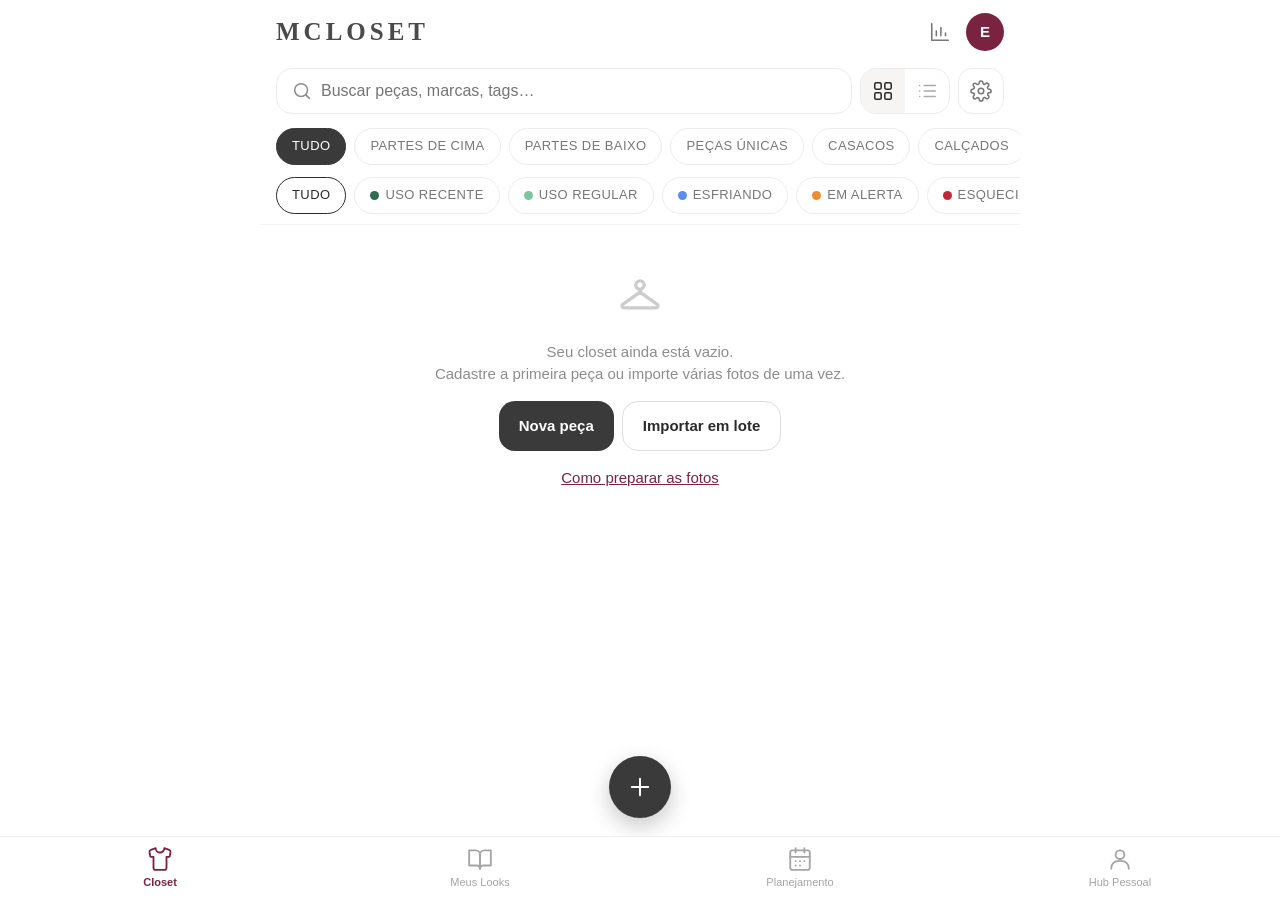
<file: index.html>
<!doctype html>
<html lang="pt-BR">
<head>
  <meta charset="utf-8">
  <meta name="viewport" content="width=device-width, initial-scale=1, viewport-fit=cover">
  <title>MCLOSET</title>
  <meta name="description" content="Catálogo pessoal das suas roupas, looks e planejamento — funciona offline.">
  <meta name="theme-color" content="#ffffff">
  <meta name="color-scheme" content="light">
  <meta name="apple-mobile-web-app-capable" content="yes">
  <meta name="mobile-web-app-capable" content="yes">
  <meta name="apple-mobile-web-app-status-bar-style" content="default">
  <meta name="apple-mobile-web-app-title" content="MCLOSET">
  <link rel="manifest" href="manifest.webmanifest">
  <link rel="icon" type="image/png" href="icons/icon-192.png">
  <link rel="apple-touch-icon" href="icons/apple-touch-icon.png">
  <link rel="stylesheet" href="css/app.css">
</head>
<body>
  <div id="install" class="install" hidden></div>
  <main id="main"></main>

  <nav class="tabbar">
    <a href="#/armario" data-tab="armario"><svg class="ic" viewBox="0 0 24 24" fill="none" stroke="currentColor" stroke-width="1.7" stroke-linecap="round" stroke-linejoin="round"><path d="M20.4 3.5 16 2a4 4 0 0 1-8 0L3.6 3.5a2 2 0 0 0-1.3 2.2l.6 3.5a1 1 0 0 0 1 .8H6v10a2 2 0 0 0 2 2h8a2 2 0 0 0 2-2V10h2.1a1 1 0 0 0 1-.8l.6-3.5a2 2 0 0 0-1.3-2.2z"/></svg><span>Closet</span></a>
    <a href="#/looks" data-tab="looks"><svg class="ic" viewBox="0 0 24 24" fill="none" stroke="currentColor" stroke-width="1.7" stroke-linecap="round" stroke-linejoin="round"><path d="M2 4h6a4 4 0 0 1 4 4v13a3 3 0 0 0-3-3H2z"/><path d="M22 4h-6a4 4 0 0 0-4 4v13a3 3 0 0 1 3-3h7z"/></svg><span>Meus Looks</span></a>
    <a href="#/planejar" data-tab="planejar"><svg class="ic" viewBox="0 0 24 24" fill="none" stroke="currentColor" stroke-width="1.7" stroke-linecap="round" stroke-linejoin="round"><rect x="3" y="4" width="18" height="18" rx="2"/><path d="M16 2v4M8 2v4M3 10h18M8 14h.01M12 14h.01M16 14h.01M8 18h.01M12 18h.01"/></svg><span>Planejamento</span></a>
    <a href="#/hub" data-tab="hub"><svg class="ic" viewBox="0 0 24 24" fill="none" stroke="currentColor" stroke-width="1.7" stroke-linecap="round" stroke-linejoin="round"><circle cx="12" cy="8" r="4"/><path d="M4 21v-1a6 6 0 0 1 6-6h4a6 6 0 0 1 6 6v1"/></svg><span>Hub Pessoal</span></a>
  </nav>

  <div id="sheet" class="sheet"></div>
  <div id="toast" class="toast" role="status"></div>
  <script type="module" src="js/app.js"></script>
</body>
</html>
</file>
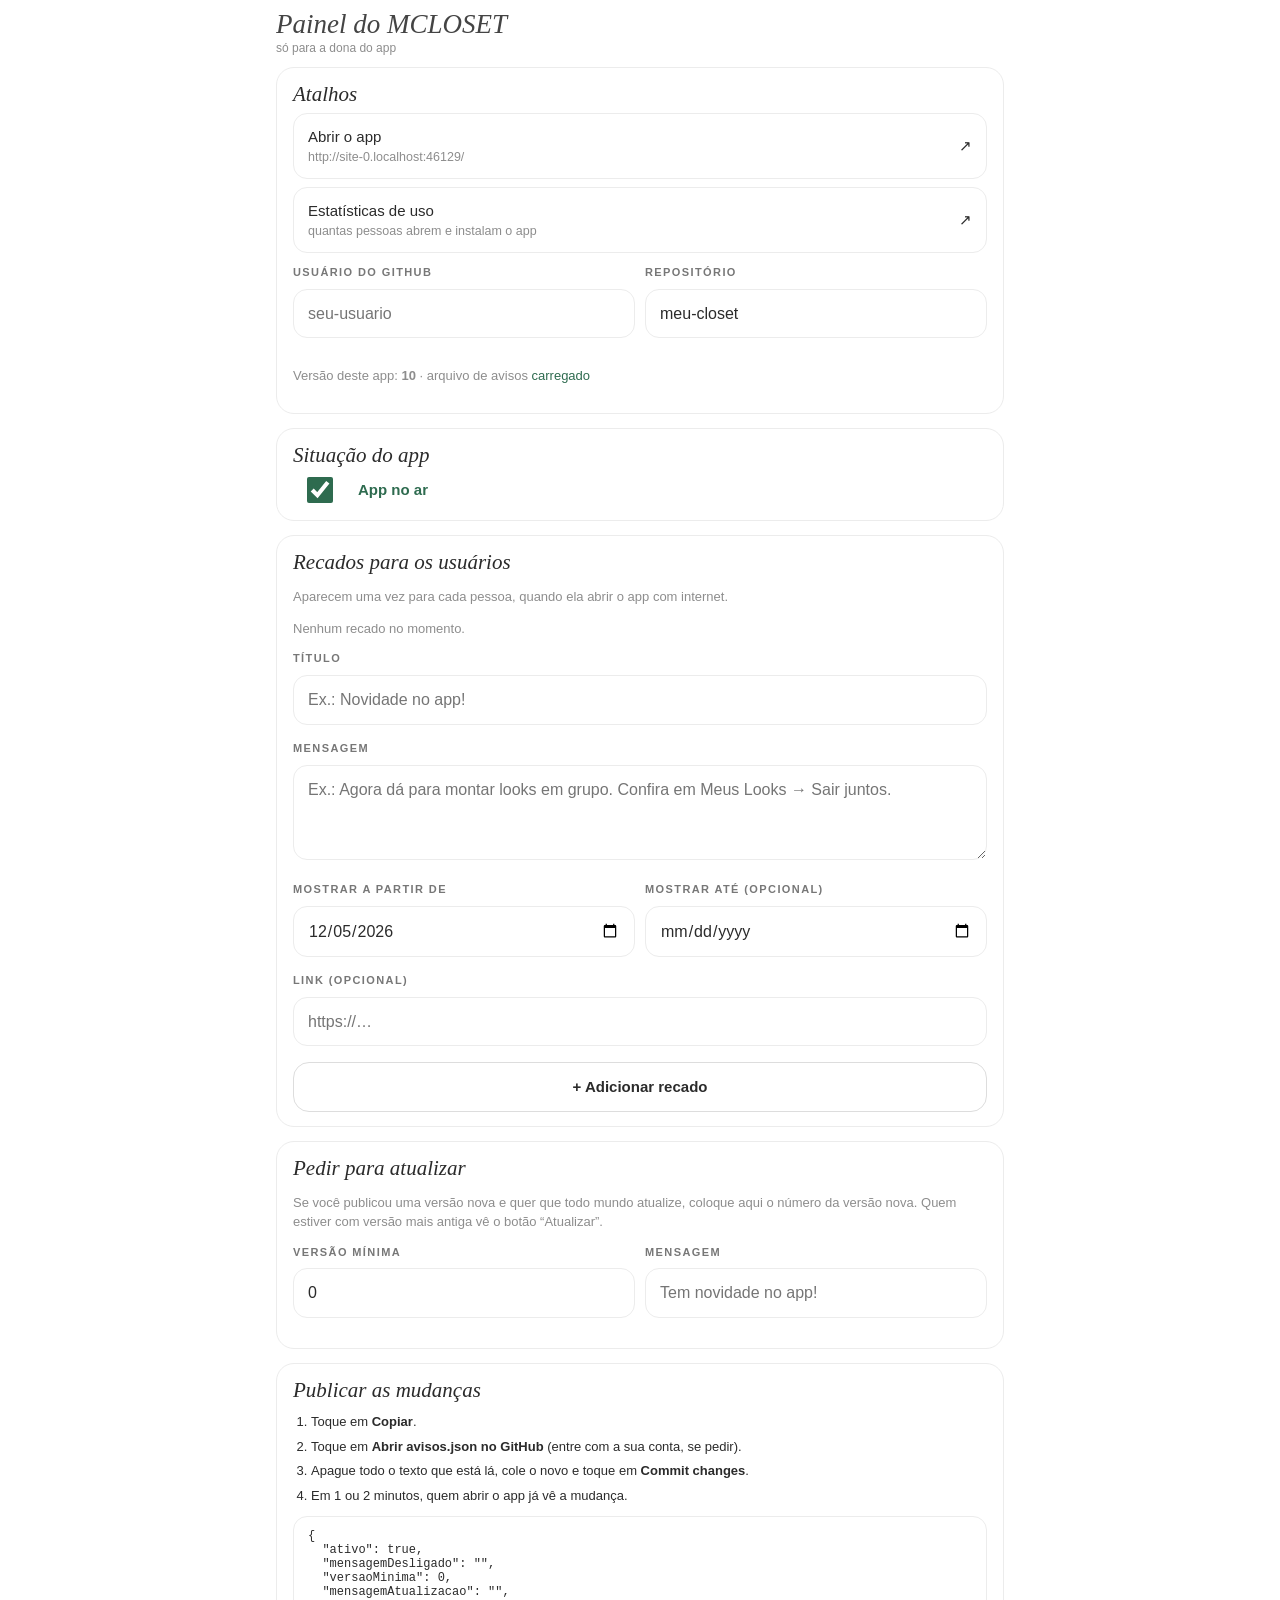
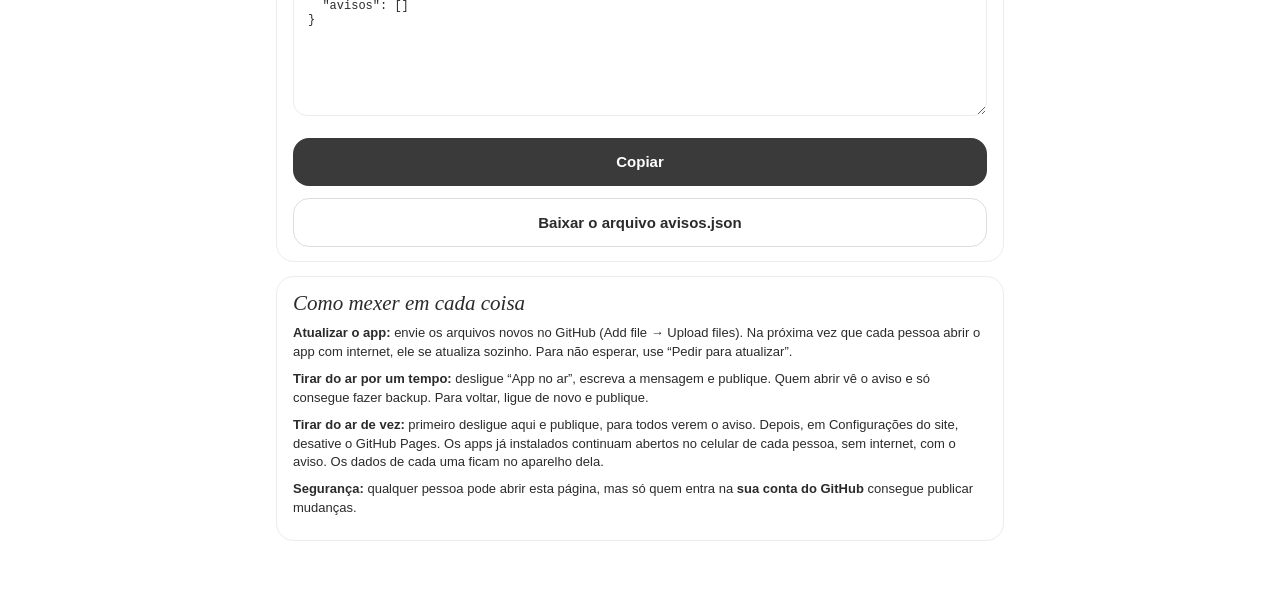
<file: admin.html>
<!doctype html>
<html lang="pt-BR">
<head>
  <meta charset="utf-8">
  <meta name="viewport" content="width=device-width, initial-scale=1, viewport-fit=cover">
  <title>Painel do MCLOSET</title>
  <meta name="robots" content="noindex">
  <link rel="icon" type="image/png" href="icons/icon-192.png">
  <link rel="stylesheet" href="css/app.css">
  <style>
    main { padding-bottom: 60px; }
    .card { border: 1px solid var(--line); border-radius: 18px; padding: 14px 16px; margin: 0 0 14px; }
    .card h3 { margin: 0 0 6px; font: italic 400 21px var(--serif); }
    .links { display: grid; gap: 8px; }
    .links a { display: flex; align-items: center; justify-content: space-between; border: 1px solid var(--line); border-radius: 14px; padding: 12px 14px; }
    .links a small { display: block; color: var(--muted); }
    .switch { display: flex; align-items: center; gap: 12px; font-weight: 600; }
    .switch input { width: 46px; height: 26px; accent-color: var(--ok); }
    .av { border: 1px solid var(--line); border-radius: 12px; padding: 10px 12px; margin: 8px 0; display: flex; gap: 10px; }
    .av div { flex: 1; } .av small { color: var(--muted); }
    .steps li { margin: 6px 0; }
    textarea.json { height: 200px; font: 12px ui-monospace, Menlo, Consolas, monospace; }
    .ok { color: var(--ok); } .bad { color: #b3261e; }
  </style>
</head>
<body>
<main>
  <header class="top"><div class="top-title"><h1>Painel do MCLOSET</h1><div class="top-sub">só para a dona do app</div></div></header>
  <div id="app"><p class="muted">Carregando…</p></div>
</main>
<div id="toast" class="toast"></div>
<script type="module">
import { CONFIG } from './js/config.js';
import { copyToClipboard } from './js/util.js';

const $ = s => document.querySelector(s);
const esc = s => String(s ?? '').replace(/[&<>"']/g, c => ({ '&': '&amp;', '<': '&lt;', '>': '&gt;', '"': '&quot;', "'": '&#39;' }[c]));
const toast = m => { const t = $('#toast'); t.textContent = m; t.classList.add('show'); setTimeout(() => t.classList.remove('show'), 2400); };
const today = () => { const d = new Date(); return `${d.getFullYear()}-${String(d.getMonth() + 1).padStart(2, '0')}-${String(d.getDate()).padStart(2, '0')}`; };

// descobre usuário e repositório pelo endereço (ex.: maiolini.github.io/meu-closet)
const gh = (() => {
  const m = location.hostname.match(/^([^.]+)\.github\.io$/);
  const user = m ? m[1] : (localStorage.getItem('gh-user') || '');
  // em usuario.github.io/meu-closet/ o repositório é "meu-closet"; em usuario.github.io/ (sem pasta) é "usuario.github.io"
  const first = location.pathname.split('/').filter(Boolean)[0] || '';
  const repo = m ? (first && !first.includes('.') ? first : `${user}.github.io`) : (localStorage.getItem('gh-repo') || 'meu-closet');
  return { user, repo };
})();
const repoUrl = () => gh.user ? `https://github.com/${gh.user}/${gh.repo}` : '';
const appUrl = new URL('./', location.href).href;

let data = { ativo: true, mensagemDesligado: '', versaoMinima: 0, mensagemAtualizacao: '', avisos: [] };
let loaded = false;

async function load() {
  try {
    const r = await fetch('avisos.json?t=' + Date.now(), { cache: 'no-store' });
    if (r.ok) { data = { ...data, ...(await r.json()) }; loaded = true; }
  } catch { }
  draw();
}

function json() { return JSON.stringify(data, null, 2) + '\n'; }

function draw() {
  const stats = CONFIG.goatcounter ? `https://${CONFIG.goatcounter}.goatcounter.com` : '';
  $('#app').innerHTML = `
  <div class="card">
    <h3>Atalhos</h3>
    <div class="links">
      <a href="${appUrl}" target="_blank" rel="noopener"><span>Abrir o app<small>${esc(appUrl)}</small></span>↗</a>
      ${stats ? `<a href="${stats}" target="_blank" rel="noopener"><span>Estatísticas de uso<small>quantas pessoas abrem e instalam o app</small></span>↗</a>`
        : `<div class="pill warn">Contador desligado: falta o código do GoatCounter em js/config.js.</div>`}
      ${repoUrl() ? `<a href="${repoUrl()}" target="_blank" rel="noopener"><span>Arquivos do app no GitHub<small>onde você envia as atualizações</small></span>↗</a>
      <a href="${repoUrl()}/settings/pages" target="_blank" rel="noopener"><span>Configurações do site<small>publicar ou tirar o site do ar</small></span>↗</a>` : ''}
    </div>
    ${!location.hostname.endsWith('github.io') ? `<div class="grid2" style="margin-top:12px">
      <div class="field"><label>Usuário do GitHub</label><input id="ghu" value="${esc(gh.user)}" placeholder="seu-usuario"></div>
      <div class="field"><label>Repositório</label><input id="ghr" value="${esc(gh.repo)}"></div></div>` : ''}
    <p class="small muted">Versão deste app: <b>${CONFIG.appVersion}</b> · arquivo de avisos ${loaded ? '<span class="ok">carregado</span>' : '<span class="bad">não encontrado (vai criar um novo)</span>'}</p>
  </div>

  <div class="card">
    <h3>Situação do app</h3>
    <label class="switch"><input type="checkbox" id="ativo" ${data.ativo !== false ? 'checked' : ''}> ${data.ativo !== false ? '<span class="ok">App no ar</span>' : '<span class="bad">App FORA do ar</span>'}</label>
    ${data.ativo === false ? `<div class="field" style="margin-top:12px"><label>Mensagem para quem abrir o app</label>
      <textarea id="msgOff" rows="3" placeholder="Ex.: Estamos em manutenção, volta amanhã!">${esc(data.mensagemDesligado)}</textarea></div>
      <p class="hint">Mesmo fora do ar, cada pessoa ainda consegue fazer backup dos próprios dados.</p>` : ''}
  </div>

  <div class="card">
    <h3>Recados para os usuários</h3>
    <p class="small muted">Aparecem uma vez para cada pessoa, quando ela abrir o app com internet.</p>
    ${(data.avisos || []).map((a, i) => `<div class="av"><div><b>${esc(a.titulo || '(sem título)')}</b><br>${esc(a.texto)}<br><small>${a.desde ? 'de ' + a.desde + ' ' : ''}${a.ate ? 'até ' + a.ate : 'sem data para sair'}</small></div><button class="icon-btn" data-rm="${i}" aria-label="Remover">✕</button></div>`).join('') || '<p class="muted small">Nenhum recado no momento.</p>'}
    <div class="field"><label>Título</label><input id="at" placeholder="Ex.: Novidade no app!"></div>
    <div class="field"><label>Mensagem</label><textarea id="ax" rows="3" placeholder="Ex.: Agora dá para montar looks em grupo. Confira em Meus Looks → Sair juntos."></textarea></div>
    <div class="grid2"><div class="field"><label>Mostrar a partir de</label><input type="date" id="ad" value="${today()}"></div><div class="field"><label>Mostrar até (opcional)</label><input type="date" id="aa"></div></div>
    <div class="field"><label>Link (opcional)</label><input id="al" placeholder="https://…"></div>
    <button class="btn block ghost" data-act="add">+ Adicionar recado</button>
  </div>

  <div class="card">
    <h3>Pedir para atualizar</h3>
    <p class="small muted">Se você publicou uma versão nova e quer que todo mundo atualize, coloque aqui o número da versão nova. Quem estiver com versão mais antiga vê o botão “Atualizar”.</p>
    <div class="grid2"><div class="field"><label>Versão mínima</label><input type="number" id="vm" min="0" value="${Number(data.versaoMinima) || 0}"></div>
      <div class="field"><label>Mensagem</label><input id="vmsg" value="${esc(data.mensagemAtualizacao)}" placeholder="Tem novidade no app!"></div></div>
  </div>

  <div class="card">
    <h3>Publicar as mudanças</h3>
    <ol class="steps small">
      <li>Toque em <b>Copiar</b>.</li>
      <li>Toque em <b>Abrir avisos.json no GitHub</b> (entre com a sua conta, se pedir).</li>
      <li>Apague todo o texto que está lá, cole o novo e toque em <b>Commit changes</b>.</li>
      <li>Em 1 ou 2 minutos, quem abrir o app já vê a mudança.</li>
    </ol>
    <textarea class="json" id="json" readonly>${esc(json())}</textarea>
    <div class="row-btns wide">
      <button class="btn" data-act="copy">Copiar</button>
      ${repoUrl() ? `<a class="btn ghost" href="${repoUrl()}/edit/main/avisos.json" target="_blank" rel="noopener">Abrir avisos.json no GitHub</a>` : ''}
    </div>
    <button class="btn block ghost" data-act="dl">Baixar o arquivo avisos.json</button>
  </div>

  <div class="card prose small">
    <h3>Como mexer em cada coisa</h3>
    <p><b>Atualizar o app:</b> envie os arquivos novos no GitHub (Add file → Upload files). Na próxima vez que cada pessoa abrir o app com internet, ele se atualiza sozinho. Para não esperar, use “Pedir para atualizar”.</p>
    <p><b>Tirar do ar por um tempo:</b> desligue “App no ar”, escreva a mensagem e publique. Quem abrir vê o aviso e só consegue fazer backup. Para voltar, ligue de novo e publique.</p>
    <p><b>Tirar do ar de vez:</b> primeiro desligue aqui e publique, para todos verem o aviso. Depois, em Configurações do site, desative o GitHub Pages. Os apps já instalados continuam abertos no celular de cada pessoa, sem internet, com o aviso. Os dados de cada uma ficam no aparelho dela.</p>
    <p><b>Segurança:</b> qualquer pessoa pode abrir esta página, mas só quem entra na <b>sua conta do GitHub</b> consegue publicar mudanças.</p>
  </div>`;
}

function sync() {
  const v = id => $(id)?.value;
  if ($('#msgOff')) data.mensagemDesligado = v('#msgOff');
  data.versaoMinima = Number(v('#vm')) || 0;
  data.mensagemAtualizacao = v('#vmsg') || '';
  if ($('#ghu')) { gh.user = v('#ghu').trim(); gh.repo = v('#ghr').trim() || 'meu-closet'; localStorage.setItem('gh-user', gh.user); localStorage.setItem('gh-repo', gh.repo); }
  $('#json').value = json();
}
document.addEventListener('input', sync);
document.addEventListener('change', e => {
  if (e.target.id === 'ativo') { sync(); data.ativo = e.target.checked; if (!data.ativo && !data.mensagemDesligado) data.mensagemDesligado = 'O MCLOSET está em manutenção. Volta logo!'; draw(); }
  if (e.target.id === 'ghu' || e.target.id === 'ghr') draw();
});
document.addEventListener('click', async e => {
  const rm = e.target.closest('[data-rm]');
  if (rm) { sync(); data.avisos.splice(+rm.dataset.rm, 1); return draw(); }
  const a = e.target.closest('[data-act]'); if (!a) return;
  if (a.dataset.act === 'add') {
    sync();
    const texto = $('#ax').value.trim();
    if (!texto) return toast('Escreva a mensagem.');
    const titulo = $('#at').value.trim();
    const slug = (titulo || texto).normalize('NFD').replace(/[̀-ͯ]/g, '').toLowerCase().replace(/[^a-z0-9]+/g, '-').slice(0, 30).replace(/^-+|-+$/g, '');
    data.avisos = [...(data.avisos || []), { id: `${today()}-${slug}-${Math.random().toString(36).slice(2, 6)}`, titulo, texto, desde: $('#ad').value || '', ate: $('#aa').value || '', link: $('#al').value.trim() }]
      .map(x => Object.fromEntries(Object.entries(x).filter(([, v]) => v !== '')));
    draw(); toast('Recado adicionado — agora publique.');
  } else if (a.dataset.act === 'copy') {
    sync();
    const ok = await copyToClipboard(json());
    if (ok) toast('Copiado!'); else { $('#json').select(); toast('Selecionado — copie.'); }
  } else if (a.dataset.act === 'dl') {
    sync();
    const url = URL.createObjectURL(new Blob([json()], { type: 'application/json' }));
    const l = Object.assign(document.createElement('a'), { href: url, download: 'avisos.json' });
    document.body.appendChild(l); l.click(); setTimeout(() => { URL.revokeObjectURL(url); l.remove(); }, 2000);
  }
});
load();
</script>
</body>
</html>
</file>
<file: css/app.css>
:root {
  --bg: #ffffff;
  --ink: #2b2b2b;
  --muted: #8d8d8d;
  --line: #ececec;
  --soft: #f7f5f4;
  --wine: #7a2340;
  --wine-soft: #f7ebef;
  --dark: #3a3a3a;
  --ok: #2e6b4f;
  --warn: #b5562a;
  --radius: 18px;
  --serif: "Iowan Old Style", "Palatino Linotype", Palatino, Georgia, "Times New Roman", serif;
  --sans: -apple-system, BlinkMacSystemFont, "SF Pro Text", "Segoe UI", Roboto, "Helvetica Neue", Arial, sans-serif;
  --safe-b: env(safe-area-inset-bottom, 0px);
  --safe-t: env(safe-area-inset-top, 0px);
  --tabbar: calc(64px + var(--safe-b));
}
* { box-sizing: border-box; -webkit-tap-highlight-color: transparent; }
html { -webkit-text-size-adjust: 100%; }
body { margin: 0; background: var(--bg); color: var(--ink); font: 15px/1.45 var(--sans); }
body.noscroll { overflow: hidden; }
main { max-width: 760px; margin: 0 auto; padding: var(--safe-t) 16px calc(var(--tabbar) + 90px); min-height: 100vh; }
a { color: inherit; text-decoration: none; }
button, input, select, textarea { font: inherit; color: inherit; }
button { background: none; border: 0; padding: 0; cursor: pointer; }
img { display: block; max-width: 100%; }
code { background: var(--soft); padding: 1px 5px; border-radius: 5px; font-size: .9em; }
.ic { width: 22px; height: 22px; flex: none; }
.muted { color: var(--muted); }
.small { font-size: 13px; }
.center { text-align: center; }
.serif { font-family: var(--serif); font-style: italic; font-weight: 400; }
.big { font-size: 28px; margin: 14px 0 2px; line-height: 1.15; }
.pad { padding: 4px 0; }
.ok { color: var(--ok); }
.warn { color: var(--warn); }
.grow { flex: 1; }
[hidden] { display: none !important; }

/* ---------- topo ---------- */
.top { display: flex; align-items: center; gap: 8px; padding: 14px 0 10px; min-height: 64px; position: sticky; top: 0; background: rgba(255,255,255,.94); backdrop-filter: blur(10px); -webkit-backdrop-filter: blur(10px); z-index: 20; margin: 0 -16px; padding-left: 16px; padding-right: 16px; padding-top: calc(10px + var(--safe-t)); }
.top-title { flex: 1; min-width: 0; }
.top h1 { font: italic 400 27px/1.1 var(--serif); margin: 0; white-space: nowrap; overflow: hidden; text-overflow: ellipsis; color: #444; }
.top h1.logo { font: 600 25px/1.1 var(--serif); font-style: normal; letter-spacing: 4px; color: #4a4a4a; }
.top-sub { font-size: 12px; color: var(--muted); white-space: nowrap; overflow: hidden; text-overflow: ellipsis; }
.top-right { display: flex; align-items: center; gap: 2px; }
.icon-btn { width: 40px; height: 40px; display: inline-grid; place-items: center; border-radius: 50%; color: #777; position: relative; flex: none; }
.icon-btn:active { background: var(--soft); }
.icon-btn.boxed { border: 1px solid var(--line); border-radius: 14px; width: 46px; height: 46px; }
.icon-btn.badge::after { content: attr(data-n); position: absolute; top: -4px; right: -4px; background: var(--wine); color: #fff; font-size: 11px; min-width: 18px; height: 18px; border-radius: 9px; display: grid; place-items: center; }
.avatar-btn { margin-left: 4px; }
.avatar { width: 38px; height: 38px; border-radius: 50%; display: inline-grid; place-items: center; color: #fff; font-weight: 600; font-size: 15px; overflow: hidden; flex: none; vertical-align: middle; }
.avatar img { width: 100%; height: 100%; object-fit: cover; }
.avatar.xs { width: 20px; height: 20px; font-size: 10px; }
.avatar.lg { width: 64px; height: 64px; font-size: 26px; }

.install { display: flex; align-items: center; gap: 10px; background: var(--wine-soft); color: var(--wine); padding: calc(10px + var(--safe-t)) 14px 10px; font-size: 13px; }
.install span { flex: 1; }
.banner { display: flex; gap: 10px; align-items: center; background: #fff6ec; color: #8a4b13; padding: 10px 14px; border-radius: 14px; font-size: 13px; margin-bottom: 10px; }
.banner b { text-decoration: underline; }

/* ---------- busca / chips ---------- */
.toolbar { display: flex; gap: 8px; align-items: center; margin: 4px 0 12px; }
.search { flex: 1; display: flex; align-items: center; gap: 8px; border: 1px solid var(--line); border-radius: 16px; padding: 0 14px; height: 46px; color: var(--muted); min-width: 0; }
.search input { border: 0 !important; padding: 0 !important; border-radius: 0 !important; outline: 0; flex: 1; min-width: 0; background: transparent; font-size: 16px; color: var(--ink); }
.seg { display: flex; border: 1px solid var(--line); border-radius: 16px; overflow: hidden; height: 46px; }
.seg button { width: 44px; display: grid; place-items: center; color: #aaa; }
.seg button.on { color: var(--ink); background: var(--soft); }
.chips { display: flex; gap: 8px; overflow-x: auto; padding: 2px 16px 10px; margin: 0 -16px; scrollbar-width: none; }
.chips::-webkit-scrollbar, .hscroll::-webkit-scrollbar { display: none; }
.field .chips { flex-wrap: wrap; overflow: visible; margin: 0; padding: 0; }
.chip { flex: none; display: inline-flex; align-items: center; gap: 6px; border: 1px solid var(--line); border-radius: 999px; padding: 8px 15px; font-size: 13px; letter-spacing: .4px; text-transform: uppercase; color: #777; background: #fff; white-space: nowrap; }
.chip .ic { width: 15px; height: 15px; }
.chip.on { background: var(--dark); color: #fff; border-color: var(--dark); }
.chips + .chips .chip.on { background: #fff; color: var(--ink); border: 1.5px solid var(--ink); }
.dot { width: 9px; height: 9px; border-radius: 50%; display: inline-block; flex: none; }
.sticky-chips { position: sticky; top: calc(64px + var(--safe-t)); background: rgba(255,255,255,.96); z-index: 15; margin: 0 -16px; padding: 0 16px; border-bottom: 1px solid #f3f3f3; }
.count { font-size: 12px; color: var(--muted); margin: 10px 0 6px; text-transform: uppercase; letter-spacing: .6px; }

/* ---------- grade de peças ---------- */
.igrid { display: grid; grid-template-columns: repeat(3, 1fr); gap: 18px 12px; }
@media (min-width: 600px) { .igrid { grid-template-columns: repeat(4, 1fr); } }
.icard { cursor: pointer; min-width: 0; }
.icard .ph { position: relative; aspect-ratio: 1; display: grid; place-items: center; border-radius: 14px; overflow: hidden; }
.icard .ph img { width: 100%; height: 100%; object-fit: contain; }
.icard.sel .ph { outline: 2.5px solid var(--wine); outline-offset: -2px; background: var(--wine-soft); }
.noph { width: 100%; height: 100%; display: grid; place-items: center; color: #ccc; background: var(--soft); }
.noph .ic { width: 36%; height: 36%; }
.bdot { position: absolute; top: 6px; right: 6px; width: 9px; height: 9px; border-radius: 50%; box-shadow: 0 0 0 2px #fff; }
.score { position: absolute; left: 6px; top: 6px; font-size: 11px; font-weight: 700; padding: 2px 6px; border-radius: 8px; color: #fff; }
.score.hi { background: var(--ok); } .score.mid { background: #c48a2a; } .score.lo { background: #b0b0b0; }
.harm .score, .verdict .score { position: static; }
.selmark { position: absolute; right: 6px; bottom: 6px; background: var(--wine); color: #fff; width: 24px; height: 24px; border-radius: 50%; display: grid; place-items: center; }
.selmark .ic { width: 15px; height: 15px; }
.stbadge { position: absolute; left: 6px; bottom: 6px; background: rgba(58,58,58,.85); color: #fff; font-size: 10px; padding: 2px 6px; border-radius: 6px; }
.icard .nm { font-size: 14px; margin-top: 6px; white-space: nowrap; overflow: hidden; text-overflow: ellipsis; }
.icard .sub { font-size: 10px; color: var(--muted); letter-spacing: .8px; text-transform: uppercase; white-space: nowrap; overflow: hidden; text-overflow: ellipsis; }

.rows { display: flex; flex-direction: column; }
.irow { display: flex; align-items: center; gap: 12px; padding: 10px 0; border-bottom: 1px solid #f4f4f4; cursor: pointer; }
.irow.done .nm { text-decoration: line-through; color: var(--muted); }
.irow .thumb, .ck .thumb { width: 54px; height: 54px; border-radius: 50%; border: 1px solid var(--line); overflow: hidden; display: grid; place-items: center; color: #ccc; flex: none; background: #fff; }
.irow .thumb img, .ck .thumb img { width: 100%; height: 100%; object-fit: contain; }
.irow-main { flex: 1; min-width: 0; }
.irow .nm { font-size: 15px; white-space: nowrap; overflow: hidden; text-overflow: ellipsis; }
.irow .sub { font-size: 13px; color: var(--muted); }
.irow-right { text-align: right; font-size: 13px; flex: none; }
.irow .bl { display: inline-flex; align-items: center; gap: 6px; font-weight: 600; font-size: 13px; }
.rank { width: 18px; color: var(--muted); font-size: 13px; text-align: center; flex: none; }

.fab { position: fixed; left: 50%; transform: translateX(-50%); bottom: calc(var(--tabbar) + 18px); width: 62px; height: 62px; border-radius: 50%; background: var(--dark); color: #fff; display: grid; place-items: center; box-shadow: 0 8px 22px rgba(0,0,0,.22); z-index: 30; }
.fab .ic { width: 28px; height: 28px; }

/* ---------- barra inferior ---------- */
.tabbar { position: fixed; left: 0; right: 0; bottom: 0; height: var(--tabbar); padding-bottom: var(--safe-b); display: flex; background: rgba(255,255,255,.97); backdrop-filter: blur(10px); -webkit-backdrop-filter: blur(10px); border-top: 1px solid #f0f0f0; z-index: 40; }
.tabbar a { flex: 1; display: flex; flex-direction: column; align-items: center; justify-content: center; gap: 3px; font-size: 11px; color: #a5a5a5; }
.tabbar a .ic { width: 26px; height: 26px; }
.tabbar a.on { color: var(--wine); font-weight: 600; }

/* ---------- botões ---------- */
.btn { display: inline-flex; align-items: center; justify-content: center; gap: 8px; background: var(--dark); color: #fff; border-radius: 16px; padding: 13px 20px; font-weight: 600; font-size: 15px; text-align: center; }
.btn .ic { width: 18px; height: 18px; }
.btn.ghost { background: #fff; color: var(--ink); border: 1px solid #ddd; }
.btn.danger { background: #fff; color: #b3261e; border: 1px solid #f0c9c6; }
.btn.small { padding: 8px 14px; font-size: 13px; border-radius: 12px; }
.btn.block { display: flex; width: 100%; margin-top: 12px; }
.btn:active { opacity: .85; }
.row-btns { display: flex; gap: 8px; flex-wrap: wrap; margin-top: 10px; }
.row-btns.wide { margin: 16px 0 6px; }
.row-btns.wide .btn { flex: 1 1 0; min-width: 0; padding-left: 10px; padding-right: 10px; }
.link { color: var(--wine); text-decoration: underline; }
.empty-state { text-align: center; color: var(--muted); padding: 50px 20px; }
.empty-state .ic { width: 46px; height: 46px; color: #ccc; }
.empty-state .row-btns { justify-content: center; margin: 16px 0; }
.empty-mini { text-align: center; color: var(--muted); border: 1px dashed #e5e5e5; border-radius: var(--radius); padding: 22px; font-size: 14px; }
.empty-mini .ic { color: var(--wine); }
.hint { font-size: 13px; color: var(--muted); margin: 6px 0 12px; display: flex; gap: 6px; align-items: flex-start; }
.hint .ic { width: 16px; height: 16px; margin-top: 2px; color: var(--wine); }
.foot { font-size: 12.5px; color: var(--muted); text-align: center; margin: 22px 10px; }
.pill { display: inline-block; font-size: 13px; padding: 6px 12px; border-radius: 12px; background: var(--soft); margin: 8px 0 0; }
.pill.warn { background: #fff4ea; color: #8a4b13; }

/* ---------- formulário ---------- */
.form { padding-bottom: 20px; }
.field { margin: 0 0 16px; min-width: 0; }
.field > label { display: block; font-size: 11px; letter-spacing: 1.4px; text-transform: uppercase; color: #777; font-weight: 600; margin-bottom: 8px; }
.field > label .muted { text-transform: none; letter-spacing: 0; font-weight: 400; }
input:not([type=checkbox]):not([type=color]), select, textarea { width: 100%; border: 1px solid var(--line); border-radius: 14px; padding: 12px 14px; background: #fff; font-size: 16px; outline: none; -webkit-appearance: none; appearance: none; }
select { background: #fff url("data:image/svg+xml,%3Csvg xmlns='http://www.w3.org/2000/svg' width='12' height='12' viewBox='0 0 24 24' fill='none' stroke='%23999' stroke-width='2.5'%3E%3Cpath d='m6 9 6 6 6-6'/%3E%3C/svg%3E") no-repeat right 14px center; padding-right: 34px; }
input:focus, select:focus, textarea:focus { border-color: #bbb; }
input[type=date] { min-height: 46px; }
.grid2 { display: grid; grid-template-columns: 1fr 1fr; gap: 10px; }
.photos-edit { display: flex; gap: 10px; overflow-x: auto; padding: 4px 0 6px; }
.ph-edit, .ph-add { position: relative; flex: none; width: 110px; height: 110px; border-radius: 16px; border: 1px solid var(--line); overflow: hidden; display: grid; place-items: center; background: #fff; }
.ph-edit img { width: 100%; height: 100%; object-fit: contain; }
.ph-edit .cap { position: absolute; top: 6px; left: 6px; background: var(--wine); color: #fff; font-size: 10px; padding: 2px 6px; border-radius: 6px; }
.ph-edit .lbl, .slide .lbl { position: absolute; bottom: 6px; left: 6px; background: rgba(255,255,255,.9); font-size: 10px; padding: 2px 6px; border-radius: 6px; color: #555; }
.ph-add { border-style: dashed; color: var(--wine); align-content: center; gap: 4px; font-size: 12px; }
.ph-add.wide { width: 100%; height: 220px; margin: 6px 0 12px; }
.ph-add.wide img { width: 100%; height: 100%; object-fit: contain; }
.ficha { border: 1px solid var(--line); border-radius: 16px; padding: 12px 14px; margin: 6px 0 18px; background: var(--soft); }
.ficha summary { cursor: pointer; display: flex; gap: 8px; align-items: center; color: var(--wine); font-weight: 600; list-style: none; }
.ficha summary::-webkit-details-marker { display: none; }
.ficha textarea { margin: 10px 0 8px; font-size: 14px; }
.colors { display: flex; flex-direction: column; gap: 8px; }
.cchip { display: flex; align-items: center; gap: 8px; }
.cchip select { flex: 1; padding-top: 9px; padding-bottom: 9px; }
.sw-in { position: relative; width: 40px; height: 40px; border-radius: 50%; border: 1px solid #ddd; overflow: hidden; flex: none; }
.sw-in input { position: absolute; inset: 0; opacity: 0; width: 100%; height: 100%; cursor: pointer; }
.pct { width: 38px; font-size: 12px; color: var(--muted); text-align: right; }
.x { width: 30px; height: 30px; display: grid; place-items: center; color: #aaa; flex: none; }
.x .ic { width: 16px; height: 16px; }
.row-chips { display: flex; gap: 8px; flex-wrap: wrap; }
.tag-in { display: flex; align-items: center; gap: 6px; border: 1px solid var(--line); border-radius: 14px; padding-left: 14px; color: var(--muted); margin-top: 10px; }
.tag-in input { border: 0 !important; padding-left: 0 !important; }
.tags { display: flex; flex-wrap: wrap; gap: 8px; margin-top: 10px; }
.tagc { display: inline-flex; align-items: center; gap: 4px; font-weight: 600; font-size: 13px; }
.tagc button { color: #bbb; } .tagc .ic { width: 14px; height: 14px; }
.form-actions { position: sticky; bottom: calc(var(--tabbar) + 8px); background: linear-gradient(transparent, #fff 30%); padding-top: 14px; }
.colordot { width: 34px; height: 34px; border-radius: 50%; border: 3px solid #fff; box-shadow: 0 0 0 1px #ddd; }
.colordot.on { box-shadow: 0 0 0 2px var(--ink); }

/* ---------- detalhe ---------- */
.carousel { display: flex; overflow-x: auto; scroll-snap-type: x mandatory; margin: 0 -16px; scrollbar-width: none; }
.carousel::-webkit-scrollbar { display: none; }
.slide { flex: 0 0 100%; scroll-snap-align: center; aspect-ratio: 1; display: grid; place-items: center; position: relative; max-height: 62vh; }
.slide img { width: 100%; height: 100%; object-fit: contain; }
.slide.noph .ic { width: 80px; height: 80px; color: #ddd; }
.dots { display: flex; justify-content: center; gap: 6px; margin: 8px 0; }
.dots span { width: 6px; height: 6px; border-radius: 50%; background: #ddd; }
.dots span.on { background: var(--wine); }
.stats { display: grid; grid-template-columns: repeat(3, 1fr); gap: 8px; margin: 16px 0 6px; }
.stats.four { grid-template-columns: repeat(2, 1fr); }
@media (min-width: 560px) { .stats.four { grid-template-columns: repeat(4, 1fr); } }
.stats > div { background: var(--soft); border-radius: 14px; padding: 10px 12px; }
.stats small { display: block; font-size: 10.5px; letter-spacing: 1px; text-transform: uppercase; color: var(--muted); }
.stats b { font: italic 400 19px var(--serif); }
.thermo-card { border: 1px solid var(--line); border-left: 4px solid var(--b); border-radius: 14px; padding: 12px 14px; margin: 12px 0; }
.tc-top { display: flex; align-items: center; gap: 8px; }
.sec { font-size: 11.5px; letter-spacing: 1.6px; text-transform: uppercase; color: #777; font-weight: 600; margin: 26px 0 10px; display: flex; align-items: center; gap: 8px; }
.color-list { display: flex; flex-wrap: wrap; gap: 8px; margin-bottom: 8px; }
.cpill { display: inline-flex; align-items: center; gap: 7px; border: 1px solid var(--line); border-radius: 999px; padding: 5px 12px 5px 5px; font-size: 14px; }
.cpill small { color: var(--muted); }
.sw { width: 22px; height: 22px; border-radius: 50%; border: 1px solid rgba(0,0,0,.12); display: inline-block; flex: none; }
.hscroll { display: flex; gap: 12px; overflow-x: auto; margin: 0 -16px; padding: 0 16px 6px; scrollbar-width: none; }
.hscroll .icard { flex: 0 0 104px; }
.dl { display: grid; grid-template-columns: 120px 1fr; gap: 8px 12px; margin: 0; font-size: 14px; }
.dl dt { color: var(--muted); } .dl dd { margin: 0; white-space: pre-wrap; }
.mini-look { flex: 0 0 150px; position: relative; display: block; }
.mini-look > a, .mini-look { color: inherit; }
.mini-look span { display: block; font-size: 13px; margin-top: 4px; white-space: nowrap; overflow: hidden; text-overflow: ellipsis; }
.mini-look .x { position: absolute; top: 4px; right: 4px; background: #fff; border-radius: 50%; box-shadow: 0 1px 4px rgba(0,0,0,.15); }
.hist { list-style: none; padding: 0; margin: 0; }
.hist li { display: flex; gap: 8px; align-items: center; padding: 6px 0; font-size: 14px; }
.hist .ic { width: 18px; color: var(--ok); }

/* ---------- looks ---------- */
.quick { display: grid; grid-template-columns: repeat(3, 1fr); gap: 8px; margin-bottom: 12px; }
.qcard { border: 1px solid var(--line); border-radius: 16px; padding: 12px 8px; display: flex; flex-direction: column; align-items: center; gap: 6px; font-size: 12.5px; text-align: center; color: #555; }
.qcard .ic { color: var(--wine); }
.lgrid { display: grid; grid-template-columns: 1fr 1fr; gap: 14px; }
@media (min-width: 600px) { .lgrid { grid-template-columns: repeat(3, 1fr); } }
.lcard { border: 1px solid var(--line); border-radius: 22px; padding: 10px 10px 12px; cursor: pointer; min-width: 0; }
.lc-name { font-size: 17px; margin: 8px 4px 0; white-space: nowrap; overflow: hidden; text-overflow: ellipsis; }
.lc-sub { font: italic 13px var(--serif); color: var(--muted); margin: 0 4px; display: flex; gap: 4px; align-items: center; flex-wrap: wrap; }
.collage { aspect-ratio: 1; display: flex; gap: 4px; }
.collage.big { max-width: 480px; margin: 0 auto; }
.collage.empty { display: grid; place-items: center; color: #ddd; background: var(--soft); border-radius: 14px; }
.collage .cg { flex: 1; display: grid; grid-template-columns: repeat(var(--c), 1fr); align-content: center; gap: 4px; min-width: 0; }
.collage .cg img, .collage .cg .noph { width: 100%; aspect-ratio: 1; object-fit: contain; border-radius: 8px; }
.collage.split .col { flex: 1; position: relative; display: flex; min-width: 0; }
.collage.split .col + .col { border-left: 1px dashed #e3e3e3; padding-left: 4px; }
.collage.split .cg { grid-template-columns: repeat(min(var(--c), 2), 1fr); }
.collage .who { position: absolute; top: 0; left: 0; }
.collage.sm { width: 100%; }
.consult { background: var(--soft); border-radius: var(--radius); padding: 14px 16px; margin: 14px 0; }
.consult .ct { display: flex; align-items: center; gap: 8px; color: var(--wine); }
.consult .ct b { color: var(--ink); flex: 1; }
.consult ul { margin: 8px 0 0; padding-left: 18px; font-size: 14px; }
.consult li { margin: 4px 0; }
.score-big { font: italic 22px var(--serif); color: var(--ok); }
.uses { display: flex; flex-direction: column; gap: 10px; }
.use { display: flex; gap: 12px; align-items: center; }
.use img, .use .noph { width: 64px; height: 64px; border-radius: 12px; object-fit: cover; }
.use.programado .noph { color: #c48a2a; }
.composer .comp-preview { position: sticky; top: calc(64px + var(--safe-t)); background: #fff; z-index: 14; margin: 0 -16px 8px; padding: 6px 16px 10px; border-bottom: 1px solid #f1f1f1; }
.sel-strip { display: flex; gap: 8px; overflow-x: auto; scrollbar-width: none; }
.sel-it { position: relative; width: 64px; height: 64px; flex: none; border-radius: 12px; border: 1px solid var(--line); display: grid; place-items: center; }
.sel-it img { width: 100%; height: 100%; object-fit: contain; border-radius: 12px; }
.sel-it .x { position: absolute; top: -6px; right: -6px; width: 20px; height: 20px; background: var(--dark); color: #fff; border-radius: 50%; }
.sel-it .x .ic { width: 12px; height: 12px; }
.sel-it .avatar { position: absolute; bottom: -4px; left: -4px; }
.harm { display: flex; align-items: center; gap: 8px; margin-top: 8px; }
.ptabs { display: flex; gap: 8px; margin: 6px 0 10px; }
.ptabs button { flex: 1; display: flex; align-items: center; justify-content: center; gap: 6px; padding: 10px; border-radius: 14px; border: 1px solid var(--line); font-size: 14px; }
.ptabs button.on { border-color: var(--ink); font-weight: 600; }
.ptabs small { background: var(--soft); border-radius: 8px; padding: 0 6px; }
.comp-form { margin-top: 24px; border-top: 1px solid var(--line); padding-top: 16px; }

/* ---------- planejamento ---------- */
.tabs { display: flex; margin: 0 0 14px; }
.tabs button { flex: 1; padding: 12px 4px; font-size: 12.5px; letter-spacing: 1.2px; text-transform: uppercase; color: #999; font-weight: 600; border-radius: 12px; }
.tabs button.on { color: var(--ink); box-shadow: 0 2px 10px rgba(0,0,0,.07); }
.subtabs { display: flex; gap: 22px; border-bottom: 1px solid var(--line); margin-bottom: 14px; }
.subtabs button { padding: 10px 0; font-size: 13px; letter-spacing: 1.4px; text-transform: uppercase; color: #999; font-weight: 600; border-bottom: 2px solid transparent; margin-bottom: -1px; }
.subtabs button.on { color: var(--ink); border-color: var(--ink); }
.cal-head { display: flex; align-items: center; justify-content: space-between; }
.cal-head h2 { font-size: 24px; margin: 0; cursor: pointer; }
.legend { display: flex; flex-wrap: wrap; justify-content: center; gap: 6px 14px; font-size: 12px; color: #888; margin: 10px 0 14px; }
.legend span { display: inline-flex; align-items: center; gap: 5px; }
.lg { width: 16px; height: 16px; border-radius: 50%; display: inline-grid; place-items: center; font-style: normal; }
.lg .ic { width: 11px; height: 11px; }
.lg.prog { border: 1.5px solid #ddd; }
.lg.pend { color: var(--wine); border: 1.5px solid var(--wine); }
.lg.ok { background: var(--ok); color: #fff; }
.lg.more { width: auto; padding: 0 5px; border-radius: 8px; background: var(--wine); color: #fff; font-size: 10px; }
.cal { display: grid; grid-template-columns: repeat(7, 1fr); gap: 6px; }
.wd { text-align: center; font-size: 12px; color: #999; padding-bottom: 4px; }
.cday { position: relative; aspect-ratio: .82; border-radius: 14px; border: 1px solid #f0f0f0; display: block; overflow: hidden; background: #fff; }
.cday .n { position: absolute; top: 4px; left: 6px; font-size: 11.5px; color: #888; z-index: 2; }
.cday.out { opacity: .35; }
.cday.today { border: 2px solid var(--wine); }
.cday img { position: absolute; inset: 14px 2px 2px; width: calc(100% - 4px); height: calc(100% - 16px); object-fit: contain; }
.cday .more { position: absolute; top: 3px; right: 3px; background: var(--wine); color: #fff; font-size: 9.5px; padding: 0 4px; border-radius: 7px; z-index: 2; }
.cday .st { position: absolute; bottom: 3px; right: 3px; width: 16px; height: 16px; border-radius: 50%; display: grid; place-items: center; z-index: 2; }
.cday .st .ic { width: 11px; height: 11px; }
.cday .st.ok { background: var(--ok); color: #fff; }
.cday .st.pend { background: #fff; color: var(--wine); box-shadow: 0 0 0 1.5px var(--wine); }
.devent { display: flex; gap: 12px; padding: 10px 0; border-bottom: 1px solid #f3f3f3; }
.devent .collage { width: 90px; flex: none; }
.de-main { flex: 1; min-width: 0; }
.gauge { display: flex; height: 12px; border-radius: 6px; overflow: hidden; gap: 2px; margin: 4px 0 4px; }
.gauge-legend { display: flex; justify-content: space-between; font-size: 11px; color: var(--muted); margin-bottom: 12px; }
.trip { display: flex; align-items: center; gap: 10px; border: 1px solid var(--line); border-radius: var(--radius); padding: 14px 16px; margin-bottom: 10px; cursor: pointer; }
.trip > div { flex: 1; }
.tday { border-bottom: 1px solid #f2f2f2; padding: 10px 0; }
.td-head { display: flex; align-items: center; gap: 8px; margin-bottom: 8px; }
.td-head .chip { padding: 6px 10px; font-size: 11.5px; }
.tday .mini-look { flex-basis: 120px; }
.progress { height: 8px; background: var(--soft); border-radius: 4px; overflow: hidden; margin-bottom: 10px; }
.progress span { display: block; height: 100%; background: var(--ok); }
.who-head { display: flex; align-items: center; gap: 6px; font-weight: 600; margin: 14px 0 4px; }
.checklist { display: flex; flex-direction: column; }
.ck { display: flex; align-items: center; gap: 10px; padding: 8px 0; border-bottom: 1px solid #f5f5f5; cursor: pointer; }
.ck input { width: 22px; height: 22px; accent-color: var(--wine); flex: none; }
.ck .thumb { width: 42px; height: 42px; }
.ck > span:not(.thumb) { flex: 1; }
.ck small { display: block; color: var(--muted); font-size: 12px; }
.ck.done > span:not(.thumb) { text-decoration: line-through; color: var(--muted); }
.ckbtn { width: 28px; height: 28px; border-radius: 50%; border: 1.5px solid #ccc; color: transparent; display: grid; place-items: center; flex: none; }
.ckbtn.on { background: var(--ok); border-color: var(--ok); color: #fff; }
.ckbtn .ic { width: 16px; height: 16px; }

/* ---------- hub ---------- */
.pcard { display: flex; align-items: center; gap: 14px; padding: 14px 0 18px; }
.pcard > div { flex: 1; } .pcard h2 { margin: 0; font-size: 24px; }
.menu { display: flex; flex-direction: column; margin: 6px 0; }
.menu .field { margin: 12px 0; }
.menu-item { display: flex; align-items: center; gap: 14px; padding: 14px 4px; border-bottom: 1px solid #f3f3f3; text-align: left; width: 100%; }
.menu-item > .ic:first-child { color: var(--wine); }
.menu-item > span { flex: 1; min-width: 0; }
.menu-item small { display: block; color: var(--muted); font-size: 12.5px; }
.menu-item > .ic:last-child { color: #ccc; width: 18px; }
.menu-item.danger { color: #b3261e; } .menu-item.danger .ic { color: #b3261e !important; }
.avatar-edit { display: inline-flex; flex-direction: column; align-items: center; gap: 4px; color: var(--muted); margin-bottom: 10px; }
.bars { display: flex; flex-direction: column; gap: 8px; }
.bar { display: grid; grid-template-columns: 130px 1fr auto; gap: 10px; align-items: center; font-size: 13px; }
.bar .bl { white-space: nowrap; overflow: hidden; text-overflow: ellipsis; display: flex; align-items: center; gap: 6px; }
.bar .bt { height: 10px; background: var(--soft); border-radius: 5px; overflow: hidden; }
.bar .bt span { display: block; height: 100%; background: var(--wine); border-radius: 5px; }
.bar .bv { color: #555; font-variant-numeric: tabular-nums; }
.verdict { background: var(--soft); border-radius: var(--radius); padding: 14px 16px; margin: 6px 0; font-size: 14.5px; }
.verdict.ok { background: #eef7f1; } .verdict.warn { background: #fff4ea; }
.prose ul { padding-left: 20px; } .prose li { margin: 6px 0; } .prose p { margin: 8px 0; }
.prompt { white-space: pre-wrap; background: var(--soft); border-radius: 14px; padding: 14px; font: 12.5px/1.5 ui-monospace, Menlo, Consolas, monospace; max-height: 340px; overflow: auto; user-select: text; -webkit-user-select: text; }
.infobox { display: grid; gap: 10px; background: var(--soft); border-radius: var(--radius); padding: 14px 16px; margin-bottom: 12px; }
.infobox small { display: block; color: var(--muted); font-size: 11px; text-transform: uppercase; letter-spacing: 1px; }
.lote { display: flex; flex-direction: column; gap: 10px; margin-top: 6px; }
.lrow { display: flex; gap: 10px; align-items: center; border: 1px solid var(--line); border-radius: 16px; padding: 10px; }
.lrow.off { opacity: .45; }
.lrow > input { width: 22px; height: 22px; accent-color: var(--wine); flex: none; }
.lthumbs { display: flex; gap: 2px; flex: none; position: relative; }
.lthumbs img { width: 44px; height: 54px; object-fit: contain; border-radius: 8px; background: #fff; }
.lthumbs span { position: absolute; right: 2px; bottom: 2px; background: var(--dark); color: #fff; font-size: 10px; padding: 0 4px; border-radius: 6px; }
.lmain { flex: 1; min-width: 0; display: flex; flex-direction: column; gap: 6px; }
.lmain input, .lmain select { padding: 8px 10px; font-size: 15px; border-radius: 10px; }
.lmain small { color: var(--muted); }

/* ---------- folha / modal ---------- */
.sheet { position: fixed; inset: 0; z-index: 100; pointer-events: none; }
.sheet.open { pointer-events: auto; }
.sheet-bg { position: absolute; inset: 0; background: rgba(20,20,20,.38); animation: fade .2s; }
.sheet-panel { position: absolute; left: 0; right: 0; bottom: 0; max-width: 640px; margin: 0 auto; background: #fff; border-radius: 24px 24px 0 0; max-height: 88vh; display: flex; flex-direction: column; animation: up .25s ease-out; padding-bottom: var(--safe-b); }
.sheet-panel.tall { height: 88vh; }
.grab { width: 40px; height: 5px; border-radius: 3px; background: #ddd; margin: 8px auto 0; flex: none; }
.sheet-head { display: flex; align-items: center; padding: 6px 12px 0 20px; flex: none; }
.sheet-head h3 { flex: 1; margin: 0; font: italic 400 22px var(--serif); text-transform: none; }
.sheet-body { overflow-y: auto; padding: 10px 20px 22px; -webkit-overflow-scrolling: touch; position: relative; }
.sticky-bottom { position: sticky; bottom: -22px; background: linear-gradient(transparent, #fff 35%); padding: 16px 0 10px; }
@keyframes up { from { transform: translateY(100%); } }
@keyframes fade { from { opacity: 0; } }
.spinner { width: 34px; height: 34px; margin: 20px auto 10px; border: 3px solid #eee; border-top-color: var(--wine); border-radius: 50%; animation: spin 1s linear infinite; }
@keyframes spin { to { transform: rotate(360deg); } }

.toast { position: fixed; left: 50%; bottom: calc(var(--tabbar) + 96px); transform: translate(-50%, 20px); background: var(--dark); color: #fff; padding: 11px 18px; border-radius: 14px; font-size: 14px; opacity: 0; pointer-events: none; transition: .25s; z-index: 200; max-width: calc(100vw - 40px); text-align: center; }
.toast.show { opacity: 1; transform: translate(-50%, 0); }

@media (max-width: 370px) {
  .igrid { gap: 14px 8px; }
  .chip { padding: 7px 12px; font-size: 12px; }
  .bar { grid-template-columns: 100px 1fr auto; }
}

/* ---------- look em grupo ---------- */
.people { display: flex; gap: 14px; overflow-x: auto; padding: 4px 2px 8px; scrollbar-width: none; }
.person { display: flex; flex-direction: column; align-items: center; gap: 4px; flex: none; width: 72px; font-size: 13px; opacity: .45; }
.person.on { opacity: 1; }
.person.on .avatar { box-shadow: 0 0 0 3px #fff, 0 0 0 5px var(--wine); }
.person small { font-size: 10px; color: var(--muted); }
.person.add { opacity: 1; color: var(--muted); }
.addav { background: var(--soft) !important; color: var(--wine) !important; border: 1px dashed #ccc; }
.palgrid { display: grid; grid-template-columns: 1fr 1fr; gap: 8px; }
.palcard { border: 1px solid var(--line); border-radius: 14px; padding: 10px 12px; text-align: left; display: flex; flex-direction: column; gap: 2px; }
.palcard small { color: var(--muted); font-size: 11.5px; line-height: 1.3; }
.palcard.on { border-color: var(--ink); box-shadow: inset 0 0 0 1px var(--ink); }
.paldots { display: flex; gap: 3px; margin-top: 4px; }
.sw.xs { width: 14px; height: 14px; }
.chips.wrap { flex-wrap: wrap; overflow: visible; margin: 10px 0 0; padding: 0; }
.chip .sw { width: 16px; height: 16px; }
.field > label .ic { width: 14px; height: 14px; vertical-align: -2px; }
.prose ol { padding-left: 20px; } .prose ol li { margin: 6px 0; }
.hint .ic + .ic, .hint span .ic { display: inline; }
.field > label.ck { display: flex; text-transform: none; letter-spacing: 0; font-weight: 400; font-size: 14px; color: var(--ink); margin: 10px 0 0; border: 0; }
.field > label.ck small { text-transform: none; }
.name-code { grid-template-columns: 1fr 120px; }
.code-tag { display: inline-block; font: 600 12px ui-monospace, Menlo, Consolas, monospace; letter-spacing: .5px; background: var(--soft); border-radius: 8px; padding: 3px 8px; margin: 2px 0 6px; color: #555; }
.desc { white-space: pre-wrap; line-height: 1.55; margin: 0 0 6px; }
.ficha.tecnica { background: #fff; }
.ficha.tecnica .field { margin: 12px 0 0; }
.bigtext { height: 52vh; font: 12.5px/1.45 ui-monospace, Menlo, Consolas, monospace; }

/* ---------- lote / conferir ---------- */
.banner.conf { background: #eef7f1; color: var(--ok); }
.stbadge.conf { background: var(--ok); }
.count-row { display: flex; justify-content: space-between; align-items: center; }
.lcode { font: 600 11px ui-monospace, Menlo, Consolas, monospace; color: var(--wine); letter-spacing: .5px; }
.nofoto { width: 44px; height: 54px; display: grid; place-items: center; background: var(--soft); border-radius: 8px; color: #bbb; }
.sticky-cta { position: sticky; bottom: calc(var(--tabbar) + 8px); background: linear-gradient(transparent, #fff 30%); padding-top: 12px; }
.conf-top { display: flex; align-items: center; gap: 10px; margin-bottom: 12px; }
.conf-top .progress { flex: 1; margin: 0; }
.conf-card { border: 1px solid var(--line); border-radius: 22px; padding: 12px 14px 14px; }
.conf-photos { display: flex; gap: 8px; overflow-x: auto; scroll-snap-type: x mandatory; scrollbar-width: none; margin: 0 -4px 10px; }
.conf-photos .cp { position: relative; flex: 0 0 78%; aspect-ratio: 1; scroll-snap-align: start; border-radius: 14px; overflow: hidden; display: grid; place-items: center; }
.conf-photos .cp:only-child { flex-basis: 100%; }
.conf-photos .cp img { width: 100%; height: 100%; object-fit: contain; }
.conf-photos .cp.noph { background: var(--soft); color: #bbb; gap: 4px; }
.conf-photos .cp .lbl { position: absolute; bottom: 6px; left: 6px; background: rgba(255,255,255,.9); font-size: 10px; padding: 2px 6px; border-radius: 6px; color: #555; }
.conf-card .big { margin-top: 4px; }
.conf-card .dl { margin-top: 12px; }
.conf-actions { display: grid; grid-template-columns: auto 1fr 1.4fr; gap: 8px; margin: 14px 0 6px; }
.conf-strip { display: flex; gap: 8px; overflow-x: auto; padding-bottom: 6px; scrollbar-width: none; }
.conf-strip button { flex: none; width: 64px; display: flex; flex-direction: column; align-items: center; gap: 2px; border: 1px solid var(--line); border-radius: 12px; padding: 4px; color: #bbb; }
.conf-strip button.on { border-color: var(--ink); }
.conf-strip img { width: 54px; height: 54px; object-fit: contain; }
.conf-strip small { font-size: 9px; color: #777; max-width: 56px; overflow: hidden; text-overflow: ellipsis; white-space: nowrap; }
.link[disabled] { opacity: .3; pointer-events: none; }

/* ---------- avisos / atualização / fora do ar ---------- */
.update-bar { position: sticky; top: 0; z-index: 60; display: flex; align-items: center; gap: 10px; background: var(--ok); color: #fff; padding: calc(8px + var(--safe-t)) 14px 8px; font-size: 13.5px; }
.update-bar span { flex: 1; }
.update-bar .btn { background: #fff; color: var(--ok); }
.aviso { border-left: 3px solid var(--wine); padding: 4px 0 4px 12px; margin: 6px 0 14px; }
.aviso h4 { margin: 0 0 4px; font-size: 16px; }
.aviso p { margin: 0 0 8px; }
.off-lock { position: fixed; inset: 0; z-index: 90; background: rgba(255,255,255,.98); display: grid; place-items: center; padding: 24px; }
.off-box { max-width: 380px; text-align: center; }
.off-box > .ic { width: 44px; height: 44px; color: var(--wine); }
.off-box h2 { font-size: 28px; margin: 8px 0; }

/* ---------- previsão do tempo da viagem ---------- */
.wx-card { background: linear-gradient(135deg, #eef5fc, #fdf6ec); border-radius: var(--radius); padding: 12px 14px; margin: 4px 0 6px; }
.wx-top { display: flex; align-items: center; gap: 8px; margin-bottom: 4px; }
.wx-top .ic { color: #c48a2a; }
.wx-chip { font-size: 12px; background: #f1f5fa; border-radius: 10px; padding: 3px 8px; white-space: nowrap; }
.wx-chip.estimativa { background: #f6f4f3; color: #777; }
.wx-tips { margin: 0 0 8px; padding-left: 18px; font-size: 12.5px; color: #6a5a3a; }
.wx-tips li { margin: 2px 0; }
.td-head { flex-wrap: nowrap; }
.td-head .chip { padding: 6px 9px; }
.wx-line { margin: -2px 0 6px; }

/* ---------- painel ---------- */
.active-f { display: flex; flex-wrap: wrap; gap: 6px; align-items: center; margin: -4px 0 10px; }
.active-f .chip { padding: 6px 10px; text-transform: none; letter-spacing: 0; }
.active-f .chip .ic { width: 13px; height: 13px; }
.seg-row { display: flex; background: var(--soft); border-radius: 14px; padding: 3px; margin: 4px 0 14px; }
.seg-row button { flex: 1; padding: 8px 4px; border-radius: 11px; font-size: 13px; color: #777; }
.seg-row button.on { background: #fff; color: var(--ink); font-weight: 600; box-shadow: 0 1px 4px rgba(0,0,0,.08); }
.seg-row.small-seg { max-width: 300px; margin: 6px 0 4px; }
.kpis { display: grid; grid-template-columns: 1fr 1fr; gap: 8px; }
@media (min-width: 600px) { .kpis { grid-template-columns: repeat(3, 1fr); } }
.kpis.three { grid-template-columns: repeat(3, 1fr); margin-bottom: 10px; }
.kpi { display: flex; flex-direction: column; gap: 2px; text-align: left; background: var(--soft); border-radius: 16px; padding: 11px 12px; min-width: 0; color: var(--ink); }
.kpi small { font-size: 10.5px; letter-spacing: .8px; text-transform: uppercase; color: var(--muted); }
.kpi b { font: italic 400 24px/1.15 var(--serif); }
.kpis.three .kpi b { font-size: 19px; }
.kpi em { font-style: normal; font-size: 11.5px; color: #777; line-height: 1.3; }
.kpi.warn b { color: #b3261e; }
.kbar { height: 5px; background: #e6e2df; border-radius: 3px; overflow: hidden; margin: 3px 0 2px; }
.kbar span { display: block; height: 100%; background: var(--ok); border-radius: 3px; }
.viz { border-top: 1px solid var(--line); margin-top: 20px; }
.viz .chips { margin-bottom: 0; }
.viz .chip .ic { width: 13px; height: 13px; }
.subh { font-size: 13px; margin: 16px 0 2px; color: #555; }
.donut-wrap { position: relative; width: min(280px, 82vw); margin: 10px auto 6px; }
.donut { width: 100%; display: block; }
.donut .arc { cursor: pointer; transition: stroke-width .15s, opacity .15s; }
.donut .arc.dim { opacity: .35; }
.donut-center { position: absolute; inset: 0; display: flex; flex-direction: column; align-items: center; justify-content: center; text-align: center; pointer-events: none; padding: 0 70px; }
.donut-center b { font: 400 36px/1 var(--sans); }
.donut-center span { font-size: 13px; color: #555; margin-top: 4px; }
.donut-center small { font-size: 12px; color: var(--muted); }
.legend-list { display: flex; flex-direction: column; margin-top: 4px; }
.lg-row { display: grid; grid-template-columns: 14px 1fr auto 44px; gap: 10px; align-items: center; padding: 8px 4px; border-bottom: 1px solid #f4f4f4; text-align: left; font-size: 14px; }
.lg-row.on { background: var(--soft); border-radius: 10px; }
.lg-row i, .legend-inline i { width: 12px; height: 12px; border-radius: 4px; display: inline-block; flex: none; }
.lg-row small { color: var(--muted); text-align: right; }
.stack, .colorstrip { display: flex; gap: 2px; height: 22px; border-radius: 6px; overflow: hidden; margin: 6px 0 8px; }
.stack span, .colorstrip span { cursor: pointer; min-width: 3px; }
.colorstrip { height: 34px; border-radius: 10px; box-shadow: inset 0 0 0 1px rgba(0,0,0,.06); }
.legend-inline { display: flex; flex-wrap: wrap; gap: 6px 12px; font-size: 12.5px; color: #555; }
.legend-inline button { display: inline-flex; align-items: center; gap: 5px; }
.legend-inline.q button { border: 1px solid var(--line); border-radius: 12px; padding: 7px 11px; }
.legend-inline.q button[disabled] { opacity: .4; }
.tip-line { min-height: 18px; font-size: 12.5px; color: var(--ink); margin: 4px 0 0; }
.vbars svg { width: 100%; height: 150px; display: block; }
.vbars .axis { stroke: #ddd; stroke-width: .4; vector-effect: non-scaling-stroke; }
.vb-labels { display: flex; }
.vb-labels span { flex: 1; text-align: center; font-size: 10.5px; color: var(--muted); display: flex; flex-direction: column; }
.vb-labels b { font-size: 10.5px; color: var(--ink); }
.hb { display: flex; flex-direction: column; gap: 10px; margin-top: 6px; }
.hrow { display: grid; grid-template-columns: 38% 1fr auto; gap: 10px; align-items: center; text-align: left; font-size: 13.5px; width: 100%; }
.hrow .hl { min-width: 0; overflow: hidden; text-overflow: ellipsis; }
.hrow .hl small { display: block; font-size: 11px; color: var(--muted); }
.hrow .ht { height: 10px; background: var(--soft); border-radius: 5px; overflow: hidden; }
.hrow .ht span { display: block; height: 100%; background: var(--wine); border-radius: 0 5px 5px 0; }
.hrow b { font-size: 13px; font-weight: 600; }

/* ---------- hoje / felicidade / metas ---------- */
.today-empty { width: 100%; display: flex; align-items: center; gap: 10px; background: linear-gradient(135deg, #eef5fc, #fdf6ec); border-radius: 16px; padding: 12px 14px; margin-bottom: 10px; font-size: 13.5px; text-align: left; }
.today-empty span { flex: 1; } .today-empty b { color: var(--wine); font-size: 13px; }
.today-empty .ic { color: #c48a2a; }
.today-card { background: linear-gradient(135deg, #eef5fc, #fdf6ec); border-radius: 18px; padding: 12px 14px; margin-bottom: 10px; }
.tc-row { display: flex; justify-content: space-between; align-items: center; }
.tc-city { display: inline-flex; align-items: center; gap: 2px; font-weight: 600; font-size: 14px; }
.tc-city .ic { width: 15px; height: 15px; }
.tc-main { display: flex; align-items: center; gap: 12px; margin: 4px 0 8px; }
.tc-main > b { font: 300 40px/1 var(--sans); }
.tc-main span { display: block; font-size: 14px; }
.tc-main small { color: #666; font-size: 12px; }
.tc-recs { display: flex; gap: 8px; overflow-x: auto; scrollbar-width: none; margin-bottom: 10px; }
.tc-recs span { flex: none; display: flex; flex-direction: column; align-items: center; gap: 2px; background: #fff; border-radius: 12px; padding: 6px 10px; font-size: 11px; }
.tc-recs i { font-style: normal; font-size: 20px; }
.today-card .btn { background: var(--wine); }
.happy-mini { display: flex; align-items: center; gap: 10px; border: 1px solid var(--line); border-radius: 16px; padding: 8px 12px; margin-bottom: 12px; }
.happy-mini .he { font-size: 26px; }
.happy-mini span:nth-child(2) { flex: 1; } .happy-mini small { display: block; font-size: 11.5px; color: var(--muted); }
.happy-mini b { font-size: 15px; } .happy-mini .ic { color: #ccc; }
.happy { border: 1px solid var(--line); border-radius: 22px; padding: 12px 16px 14px; margin-bottom: 14px; text-align: center; }
.happy-head { display: flex; align-items: center; justify-content: space-between; text-align: left; }
.happy-gauge { position: relative; width: 220px; margin: 4px auto 0; }
.gauge-svg { width: 100%; display: block; }
.happy-num { position: absolute; left: 0; right: 0; bottom: -4px; display: flex; flex-direction: column; align-items: center; }
.happy-num span { font-size: 30px; line-height: 1; margin-bottom: 18px; }
.happy-num b { font: 400 22px var(--sans); position: absolute; bottom: -24px; }
.happy-txt { font: italic 17px var(--serif); margin: 30px 0 6px; }
.goals { display: grid; grid-template-columns: 1fr; gap: 10px; margin-bottom: 14px; }
@media (min-width: 560px) { .goals { grid-template-columns: 1fr 1fr; } }
.goal { background: var(--soft); border-radius: 16px; padding: 12px 14px; display: flex; flex-direction: column; gap: 6px; }
.goal-h { display: flex; justify-content: space-between; align-items: center; }
.goal .btn { align-self: flex-start; }
.meta-bar { position: relative; height: 10px; background: #e6e2df; border-radius: 5px; }
.meta-bar span { display: block; height: 100%; background: var(--ok); border-radius: 5px; }
.meta-bar i { position: absolute; top: -4px; width: 2px; height: 18px; background: var(--ink); }
.nb-days b { font: italic 30px var(--serif); }
.cmp-legend { display: flex; gap: 14px; margin-bottom: 8px; color: #555; }
.cmp-legend i { display: inline-block; width: 10px; height: 10px; border-radius: 3px; margin-right: 5px; }
.cmp-legend i.now, .cmp-bar.now span { background: var(--wine); }
.cmp-legend i.prev, .cmp-bar.prev span { background: #c9c6bf; }
.cmp { margin: 10px 0 12px; }
.cmp-h { display: flex; justify-content: space-between; font-size: 13.5px; margin-bottom: 4px; }
.cmp-bar { display: flex; align-items: center; gap: 8px; height: 14px; margin: 3px 0; }
.cmp-bar span { height: 10px; border-radius: 0 5px 5px 0; min-width: 2px; }
.cmp-bar b { font-size: 12px; font-weight: 600; white-space: nowrap; }
.delta { font-size: 12px; font-weight: 600; padding: 1px 7px; border-radius: 8px; }
.delta.good { background: #e6f4ec; color: #1e6b45; }
.delta.bad { background: #fdecea; color: #a8322b; }

img.missing { visibility: hidden; }

.lfoot { display: flex; align-items: center; justify-content: space-between; gap: 6px; }
.lfoot .chip { padding: 5px 10px; font-size: 11.5px; }
.lfoot .chip .ic { width: 14px; height: 14px; }

.danger-link { color: #b3261e; margin: 14px 0 0; display: block; }

/* ---------- quadro do look (arrastar as peças) ---------- */
.board { position: relative; aspect-ratio: 1; background: #fff; border-radius: 14px; overflow: hidden; border: 1px solid #eee; }
.board.big { max-width: 480px; margin: 0 auto; }
.board.sm { border: 0; border-radius: 10px; }
.board .bd-it { position: absolute; user-select: none; -webkit-user-select: none; -webkit-touch-callout: none; }
.board .bd-it img { display: block; width: 100%; height: auto; pointer-events: none; }
.board .bd-it img:not([src]) { aspect-ratio: 3/4; }
.board .bd-it .noph { width: 100%; aspect-ratio: 1; display: grid; place-items: center; color: #ccc; background: var(--soft); border-radius: 8px; }
.board.edit { touch-action: pan-y; max-width: 480px; margin: 0 auto; }
.board.edit .bd-it { touch-action: none; cursor: grab; }
.board.edit .bd-it.on { outline: 2px dashed var(--wine); outline-offset: 2px; border-radius: 4px; }
.board.edit .bd-it.drag { cursor: grabbing; opacity: .85; }
.board .bd-size { position: absolute; right: -10px; bottom: -10px; width: 26px; height: 26px; border-radius: 50%; background: var(--wine); border: 3px solid #fff; box-shadow: 0 1px 4px rgba(0,0,0,.3); touch-action: none; }
.board .bd-empty { position: absolute; inset: 0; display: grid; place-items: center; color: #ddd; }
.bd-tools { display: flex; flex-wrap: wrap; gap: 6px; align-items: center; justify-content: center; margin: 8px 0 4px; text-align: center; }
.steps { padding-left: 18px; margin: 10px 0; }
.steps li { margin: 4px 0; }
</file>
